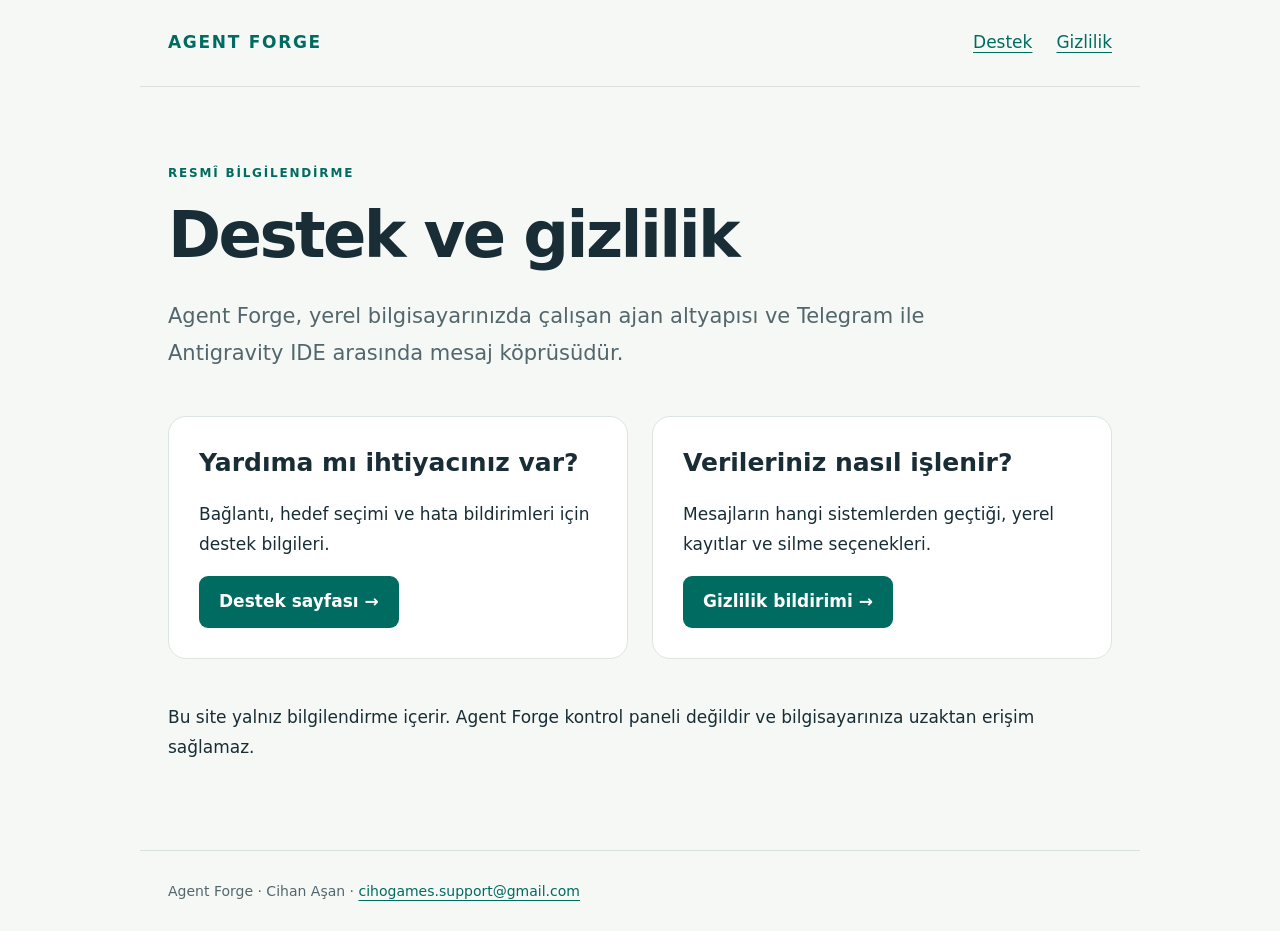
<file: index.html>
<!doctype html>
<html lang="tr"><meta charset="utf-8"><meta name="viewport" content="width=device-width,initial-scale=1"><title>Agent Forge · Destek ve Gizlilik</title><link rel="stylesheet" href="style.css">
<header><a href="index.html">AGENT FORGE</a><nav><a href="support.html">Destek</a><a href="privacy.html">Gizlilik</a></nav></header>
<main><p class="label">RESMÎ BİLGİLENDİRME</p><h1>Destek ve gizlilik</h1><p class="lead">Agent Forge, yerel bilgisayarınızda çalışan ajan altyapısı ve Telegram ile Antigravity IDE arasında mesaj köprüsüdür.</p><section class="cards"><article><h2>Yardıma mı ihtiyacınız var?</h2><p>Bağlantı, hedef seçimi ve hata bildirimleri için destek bilgileri.</p><a class="button" href="support.html">Destek sayfası →</a></article><article><h2>Verileriniz nasıl işlenir?</h2><p>Mesajların hangi sistemlerden geçtiği, yerel kayıtlar ve silme seçenekleri.</p><a class="button" href="privacy.html">Gizlilik bildirimi →</a></article></section><p>Bu site yalnız bilgilendirme içerir. Agent Forge kontrol paneli değildir ve bilgisayarınıza uzaktan erişim sağlamaz.</p></main><footer>Agent Forge · Cihan Aşan · <a href="mailto:cihogames.support@gmail.com">cihogames.support@gmail.com</a></footer></html>
</file>
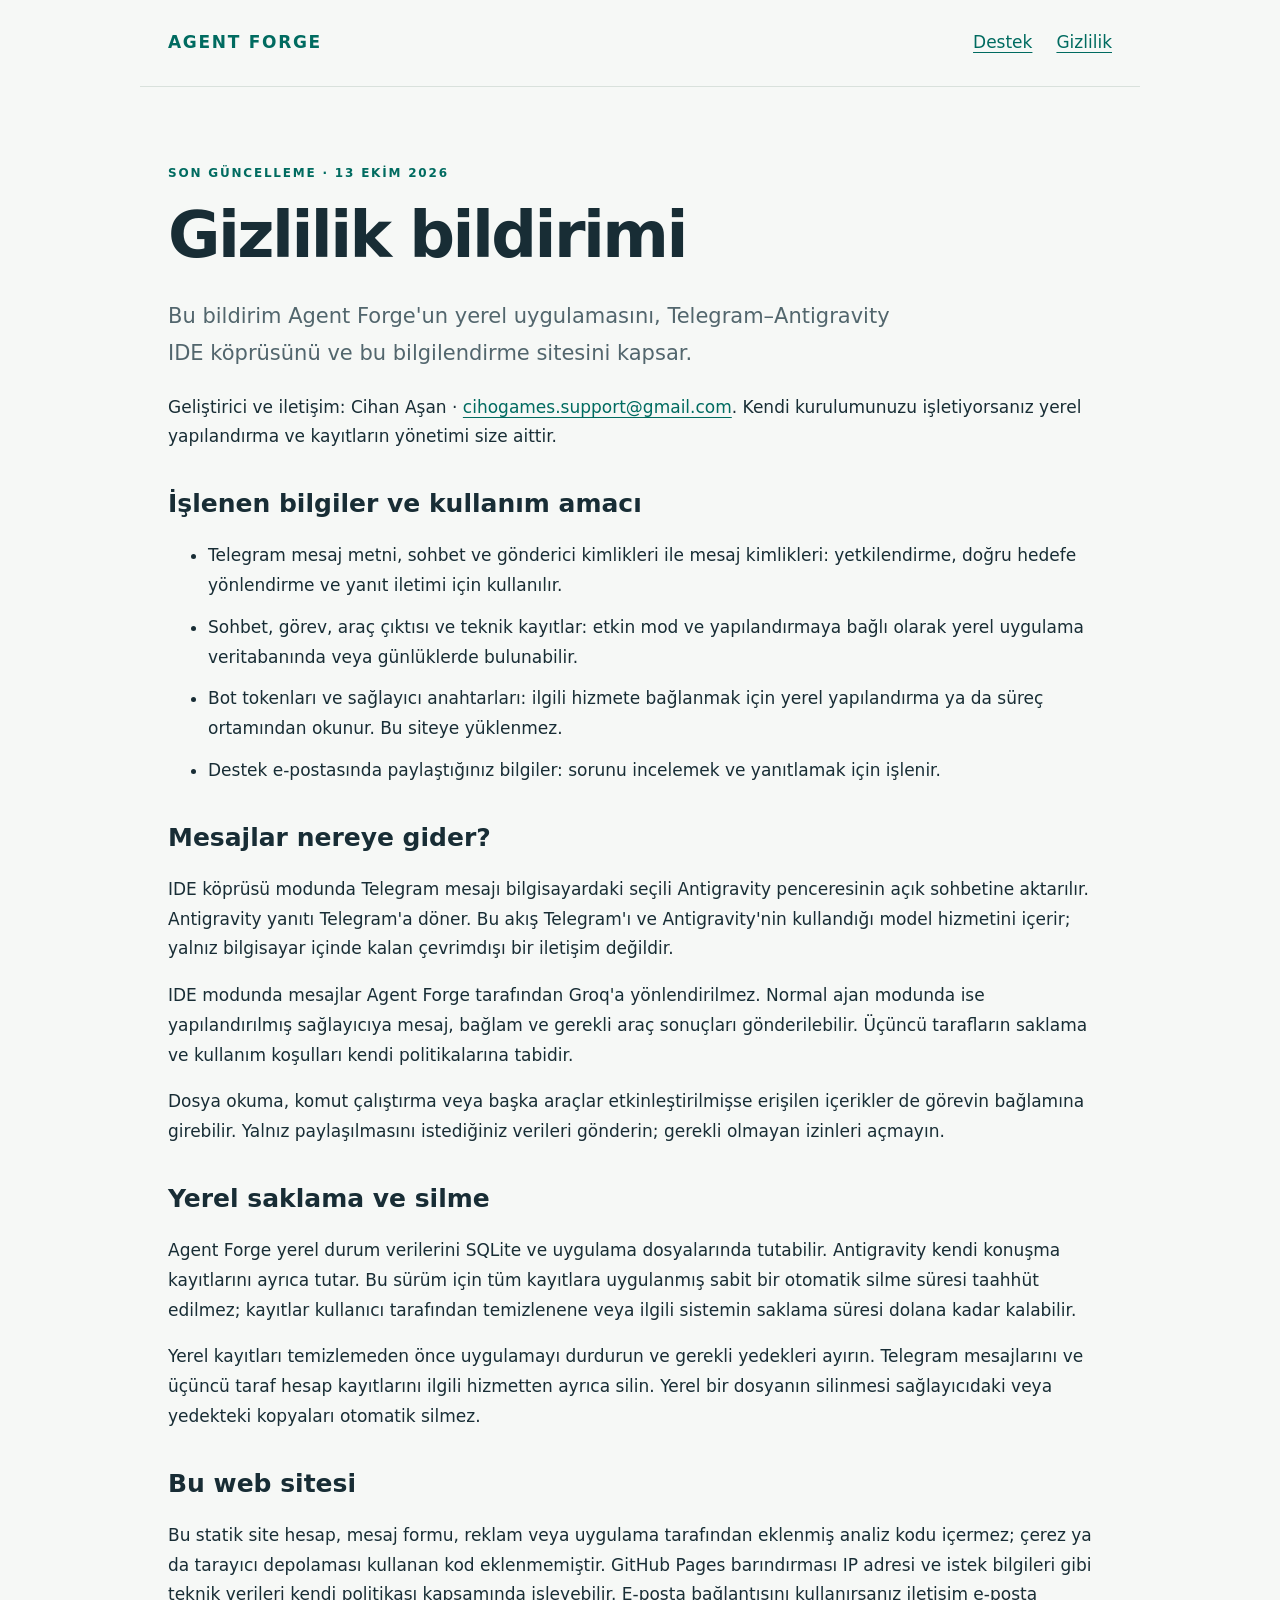
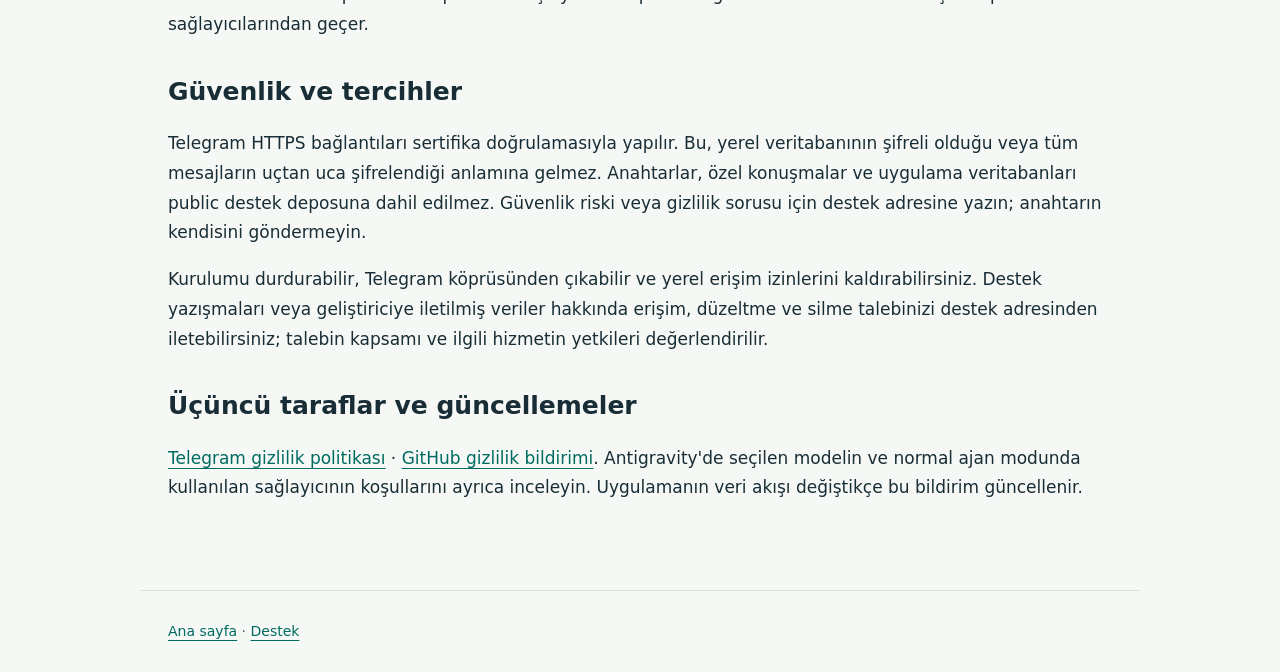
<file: privacy.html>
<!doctype html>
<html lang="tr"><meta charset="utf-8"><meta name="viewport" content="width=device-width,initial-scale=1"><title>Gizlilik · Agent Forge</title><link rel="stylesheet" href="style.css">
<header><a href="index.html">AGENT FORGE</a><nav><a href="support.html">Destek</a><a href="privacy.html" aria-current="page">Gizlilik</a></nav></header><main><p class="label">SON GÜNCELLEME · 13 EKİM 2026</p><h1>Gizlilik bildirimi</h1><p class="lead">Bu bildirim Agent Forge'un yerel uygulamasını, Telegram–Antigravity IDE köprüsünü ve bu bilgilendirme sitesini kapsar.</p><p>Geliştirici ve iletişim: Cihan Aşan · <a href="mailto:cihogames.support@gmail.com">cihogames.support@gmail.com</a>. Kendi kurulumunuzu işletiyorsanız yerel yapılandırma ve kayıtların yönetimi size aittir.</p><h2>İşlenen bilgiler ve kullanım amacı</h2><ul><li>Telegram mesaj metni, sohbet ve gönderici kimlikleri ile mesaj kimlikleri: yetkilendirme, doğru hedefe yönlendirme ve yanıt iletimi için kullanılır.</li><li>Sohbet, görev, araç çıktısı ve teknik kayıtlar: etkin mod ve yapılandırmaya bağlı olarak yerel uygulama veritabanında veya günlüklerde bulunabilir.</li><li>Bot tokenları ve sağlayıcı anahtarları: ilgili hizmete bağlanmak için yerel yapılandırma ya da süreç ortamından okunur. Bu siteye yüklenmez.</li><li>Destek e-postasında paylaştığınız bilgiler: sorunu incelemek ve yanıtlamak için işlenir.</li></ul><h2>Mesajlar nereye gider?</h2><p>IDE köprüsü modunda Telegram mesajı bilgisayardaki seçili Antigravity penceresinin açık sohbetine aktarılır. Antigravity yanıtı Telegram'a döner. Bu akış Telegram'ı ve Antigravity'nin kullandığı model hizmetini içerir; yalnız bilgisayar içinde kalan çevrimdışı bir iletişim değildir.</p><p>IDE modunda mesajlar Agent Forge tarafından Groq'a yönlendirilmez. Normal ajan modunda ise yapılandırılmış sağlayıcıya mesaj, bağlam ve gerekli araç sonuçları gönderilebilir. Üçüncü tarafların saklama ve kullanım koşulları kendi politikalarına tabidir.</p><p>Dosya okuma, komut çalıştırma veya başka araçlar etkinleştirilmişse erişilen içerikler de görevin bağlamına girebilir. Yalnız paylaşılmasını istediğiniz verileri gönderin; gerekli olmayan izinleri açmayın.</p><h2>Yerel saklama ve silme</h2><p>Agent Forge yerel durum verilerini SQLite ve uygulama dosyalarında tutabilir. Antigravity kendi konuşma kayıtlarını ayrıca tutar. Bu sürüm için tüm kayıtlara uygulanmış sabit bir otomatik silme süresi taahhüt edilmez; kayıtlar kullanıcı tarafından temizlenene veya ilgili sistemin saklama süresi dolana kadar kalabilir.</p><p>Yerel kayıtları temizlemeden önce uygulamayı durdurun ve gerekli yedekleri ayırın. Telegram mesajlarını ve üçüncü taraf hesap kayıtlarını ilgili hizmetten ayrıca silin. Yerel bir dosyanın silinmesi sağlayıcıdaki veya yedekteki kopyaları otomatik silmez.</p><h2>Bu web sitesi</h2><p>Bu statik site hesap, mesaj formu, reklam veya uygulama tarafından eklenmiş analiz kodu içermez; çerez ya da tarayıcı depolaması kullanan kod eklenmemiştir. GitHub Pages barındırması IP adresi ve istek bilgileri gibi teknik verileri kendi politikası kapsamında işleyebilir. E-posta bağlantısını kullanırsanız iletişim e-posta sağlayıcılarından geçer.</p><h2>Güvenlik ve tercihler</h2><p>Telegram HTTPS bağlantıları sertifika doğrulamasıyla yapılır. Bu, yerel veritabanının şifreli olduğu veya tüm mesajların uçtan uca şifrelendiği anlamına gelmez. Anahtarlar, özel konuşmalar ve uygulama veritabanları public destek deposuna dahil edilmez. Güvenlik riski veya gizlilik sorusu için destek adresine yazın; anahtarın kendisini göndermeyin.</p><p>Kurulumu durdurabilir, Telegram köprüsünden çıkabilir ve yerel erişim izinlerini kaldırabilirsiniz. Destek yazışmaları veya geliştiriciye iletilmiş veriler hakkında erişim, düzeltme ve silme talebinizi destek adresinden iletebilirsiniz; talebin kapsamı ve ilgili hizmetin yetkileri değerlendirilir.</p><h2>Üçüncü taraflar ve güncellemeler</h2><p><a href="https://telegram.org/privacy">Telegram gizlilik politikası</a> · <a href="https://docs.github.com/en/site-policy/privacy-policies/github-general-privacy-statement">GitHub gizlilik bildirimi</a>. Antigravity'de seçilen modelin ve normal ajan modunda kullanılan sağlayıcının koşullarını ayrıca inceleyin. Uygulamanın veri akışı değiştikçe bu bildirim güncellenir.</p></main><footer><a href="index.html">Ana sayfa</a> · <a href="support.html">Destek</a></footer></html>
</file>
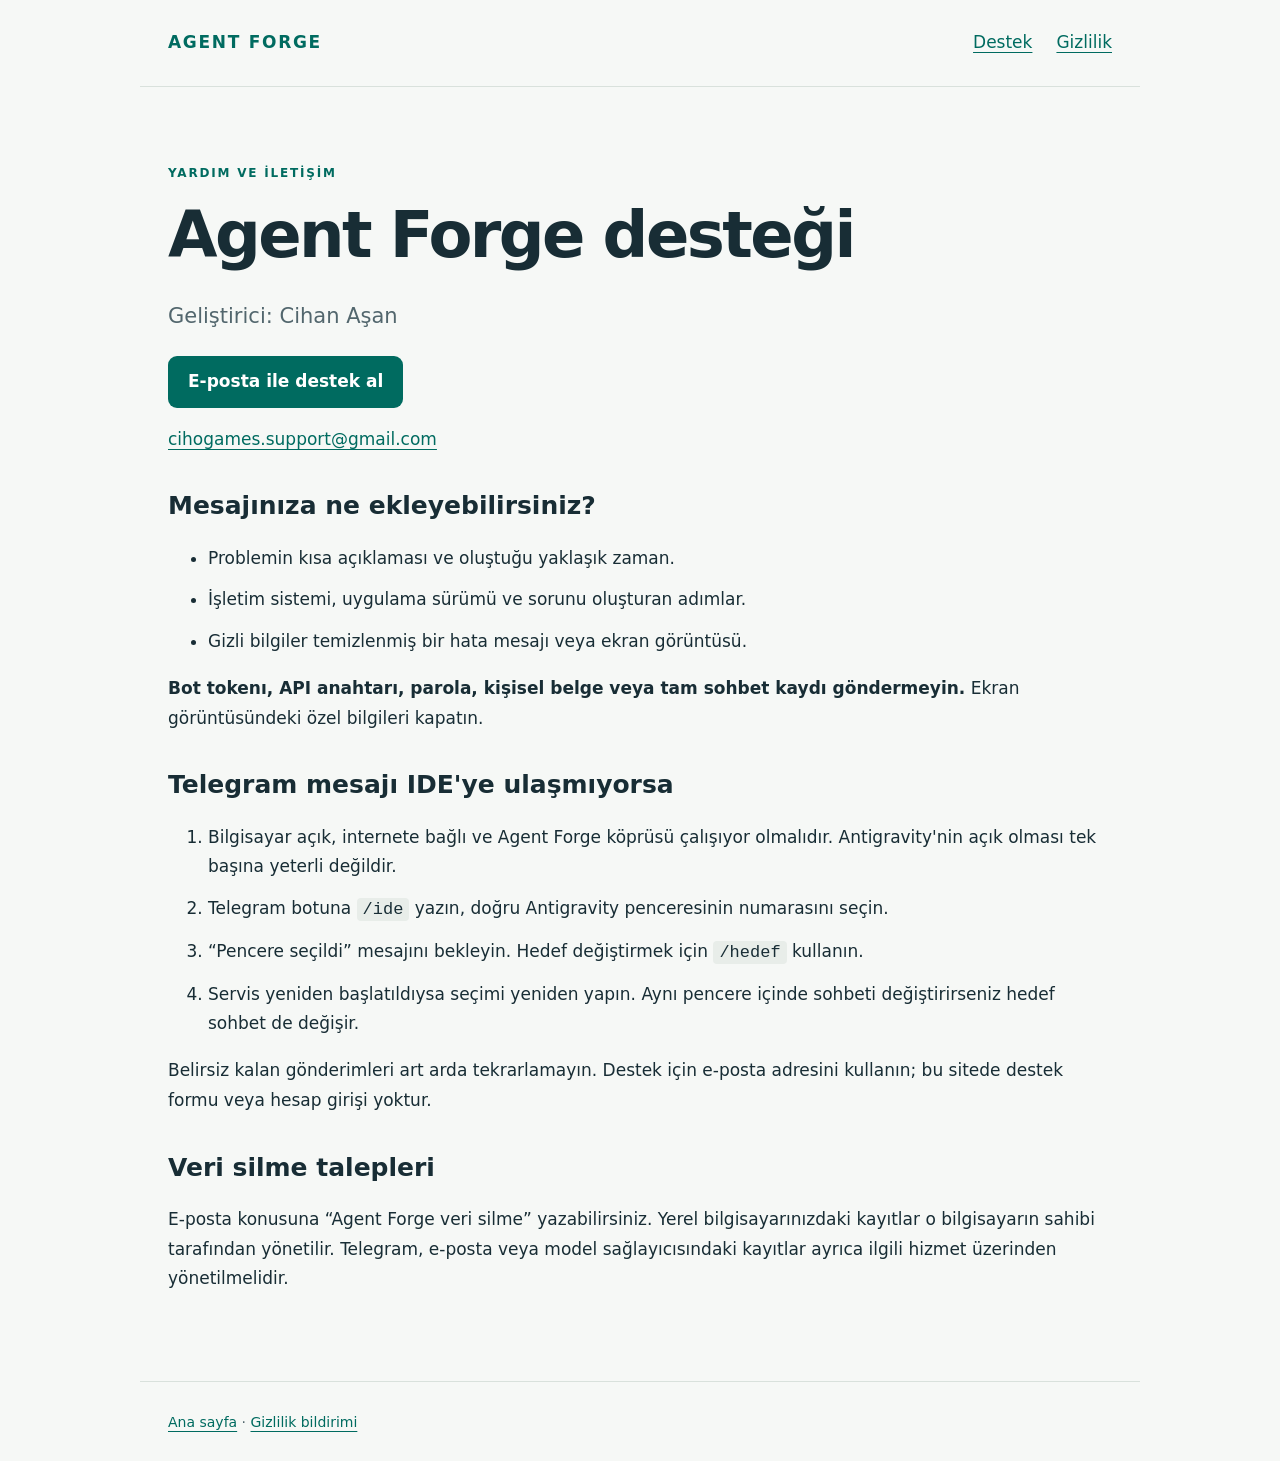
<file: support.html>
<!doctype html>
<html lang="tr"><meta charset="utf-8"><meta name="viewport" content="width=device-width,initial-scale=1"><title>Destek · Agent Forge</title><link rel="stylesheet" href="style.css">
<header><a href="index.html">AGENT FORGE</a><nav><a href="support.html" aria-current="page">Destek</a><a href="privacy.html">Gizlilik</a></nav></header><main><p class="label">YARDIM VE İLETİŞİM</p><h1>Agent Forge desteği</h1><p class="lead">Geliştirici: Cihan Aşan</p><a class="button" href="mailto:cihogames.support@gmail.com?subject=Agent%20Forge%20Destek">E-posta ile destek al</a><p><a href="mailto:cihogames.support@gmail.com">cihogames.support@gmail.com</a></p><h2>Mesajınıza ne ekleyebilirsiniz?</h2><ul><li>Problemin kısa açıklaması ve oluştuğu yaklaşık zaman.</li><li>İşletim sistemi, uygulama sürümü ve sorunu oluşturan adımlar.</li><li>Gizli bilgiler temizlenmiş bir hata mesajı veya ekran görüntüsü.</li></ul><p><strong>Bot tokenı, API anahtarı, parola, kişisel belge veya tam sohbet kaydı göndermeyin.</strong> Ekran görüntüsündeki özel bilgileri kapatın.</p><h2>Telegram mesajı IDE'ye ulaşmıyorsa</h2><ol><li>Bilgisayar açık, internete bağlı ve Agent Forge köprüsü çalışıyor olmalıdır. Antigravity'nin açık olması tek başına yeterli değildir.</li><li>Telegram botuna <code>/ide</code> yazın, doğru Antigravity penceresinin numarasını seçin.</li><li>“Pencere seçildi” mesajını bekleyin. Hedef değiştirmek için <code>/hedef</code> kullanın.</li><li>Servis yeniden başlatıldıysa seçimi yeniden yapın. Aynı pencere içinde sohbeti değiştirirseniz hedef sohbet de değişir.</li></ol><p>Belirsiz kalan gönderimleri art arda tekrarlamayın. Destek için e-posta adresini kullanın; bu sitede destek formu veya hesap girişi yoktur.</p><h2>Veri silme talepleri</h2><p>E-posta konusuna “Agent Forge veri silme” yazabilirsiniz. Yerel bilgisayarınızdaki kayıtlar o bilgisayarın sahibi tarafından yönetilir. Telegram, e-posta veya model sağlayıcısındaki kayıtlar ayrıca ilgili hizmet üzerinden yönetilmelidir.</p></main><footer><a href="index.html">Ana sayfa</a> · <a href="privacy.html">Gizlilik bildirimi</a></footer></html>
</file>
<file: style.css>
:root{color-scheme:light;--ink:#182d35;--muted:#52666d;--accent:#006b60}*{box-sizing:border-box}body{margin:0;background:#f6f8f6;color:var(--ink);font:17px/1.75 system-ui,-apple-system,sans-serif}header,main,footer{max-width:1000px;margin:auto;padding:28px}header{display:flex;justify-content:space-between;align-items:center;border-bottom:1px solid #d9e1dc;gap:24px}header>a{font-weight:800;letter-spacing:.1em;text-decoration:none}nav{display:flex;gap:24px}a{color:var(--accent);text-underline-offset:4px}a:focus-visible{outline:3px solid #c87712;outline-offset:5px}h1{font-size:clamp(36px,6vw,64px);line-height:1.1;letter-spacing:-.04em;margin:16px 0 28px}h2{font-size:25px;line-height:1.3;margin-top:36px}main{padding-top:64px;padding-bottom:70px}.lead{font-size:21px;color:var(--muted);max-width:760px}.label{font-size:12px;letter-spacing:.15em;font-weight:700;color:var(--accent)}.cards{display:grid;grid-template-columns:1fr 1fr;gap:24px;margin:44px 0}article{background:white;border:1px solid #dce5de;border-radius:18px;padding:30px}article h2{margin-top:0}.button{display:inline-block;background:var(--accent);color:white;padding:11px 20px;border-radius:9px;text-decoration:none;font-weight:600}footer{border-top:1px solid #d9e1dc;color:var(--muted);font-size:14px}code{background:#e8ede9;padding:2px 6px;border-radius:4px}li{margin-bottom:12px}@media(max-width:600px){header,main,footer{padding:22px}.cards{grid-template-columns:1fr}header{flex-wrap:wrap}main{padding-top:42px}}
</file>
